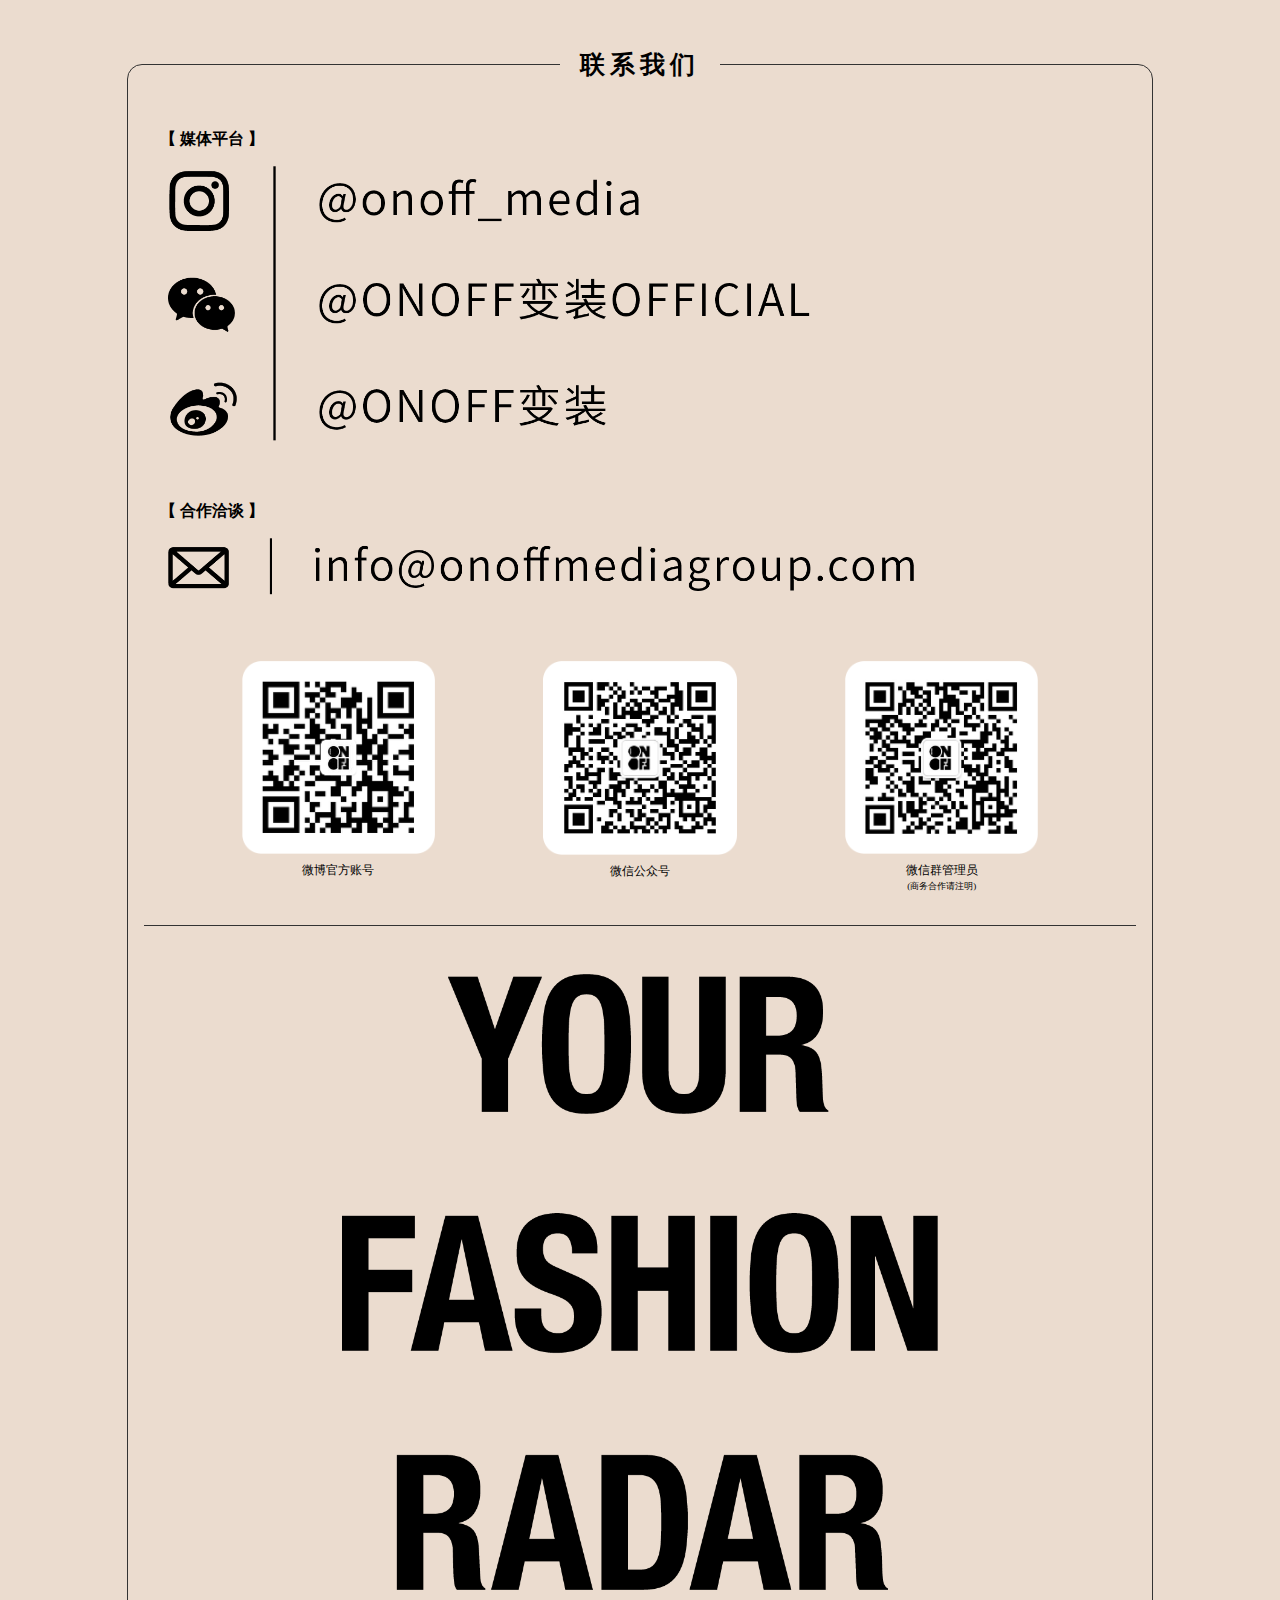
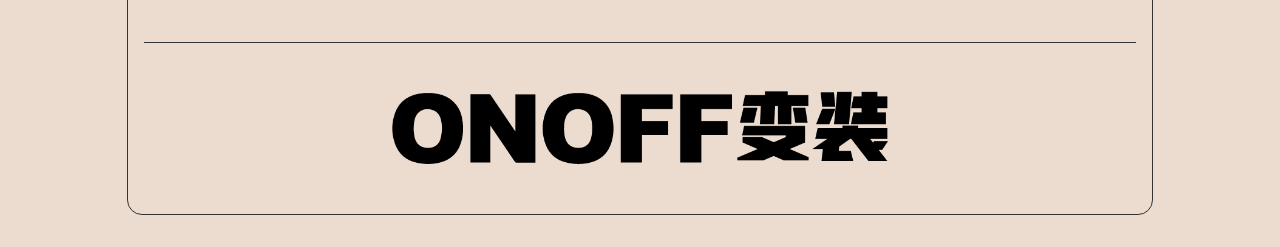
<file: src/main/resources/templates/contact_us.html>
<!DOCTYPE html>
<html lang="en" xmlns:th="http://www.thymeleaf.org">
<head>
    <meta charset="UTF-8">
    <title>联系我们</title>
    <meta charset="utf-8">
    <meta name="viewport" content="width=device-width,minimum-scale=1.0,maximum-scale=1.0,user-scalable=no">
    <link rel="stylesheet" type="text/css" href="../static/css/contact_us.css"
          th:href="@{../static/css/contact_us.css}">
</head>
<body style="background-color: #ebdccf;background-size: 100%;">
<div id="div_1">
    <div>
        <span>联系我们</span>
    </div>
    <div class="main">
        <span>【 媒体平台 】</span>
        <img id="img1" src="../static/images/contact2.png"
             th:src="@{../static/images/contact2.png}">
    </div>
    <div class="main">
        <span>【 合作洽谈 】</span>
        <img id="img2" src="../static/images/contact1.png"
             th:src="@{../static/images/contact1.png}">
    </div>
    <div>
        <div>
            <img  src="../static/images/microblog.png"
                  th:src="@{../static/images/microblog.png}">
            <span>微博官方账号</span>
        </div>
        <div>
            <img  src="../static/images/tencent.png"
                  th:src="@{../static/images/tencent.png}">
            <span>微信公众号</span>
        </div>
        <div>
            <img  src="../static/images/service.png"
                  th:src="@{../static/images/service.png}">
            <span>微信群管理员<br/><div id="span_business">(商务合作请注明)</div></span>
        </div>
    </div>
    <div>
        <div>

            <img  src="../static/images/img_bom.png"
                  th:src="@{../static/images/img_bom.png}">
        </div>
        <div>
            <img  src="../static/images/img_bom2.png"
                  th:src="@{../static/images/img_bom2.png}">
        </div>
    </div>
</div>
<div style="height: 2rem">
</div>
</body>
</html>
</file>
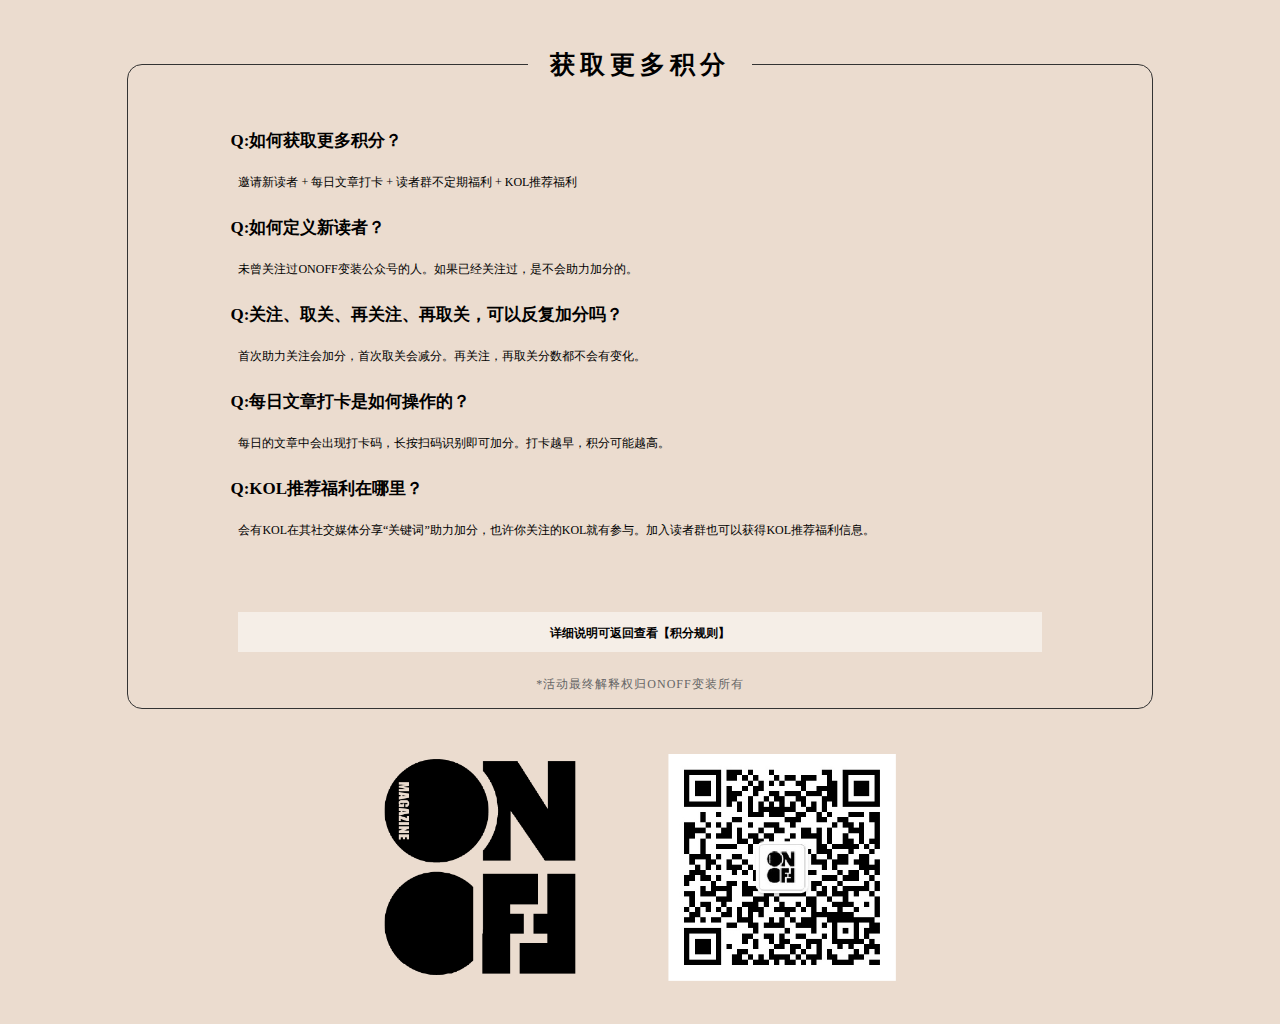
<file: src/main/resources/templates/explain.html>
<!DOCTYPE html>
<html lang="en" xmlns:th="http://www.thymeleaf.org">
<head>
    <meta charset="UTF-8">
    <title>获取更多积分</title>
    <meta charset="utf-8">
    <meta name="viewport" content="width=device-width,minimum-scale=1.0,maximum-scale=1.0,user-scalable=no">
    <link rel="stylesheet" type="text/css" href="../static/css/explain.css" th:href="@{../static/css/explain.css}">
</head>
<body style="background-color: #ebdccf;background-size: 100%;">
<div id="div_1">
    <div>
        <span>获取更多积分</span>
    </div>
    <div>
        <span>Q:如何获取更多积分？</span>
        <div>
            <p>邀请新读者 + 每日文章打卡 + 读者群不定期福利 + KOL推荐福利</p>
        </div>
        <span>Q:如何定义新读者？</span>
        <div>
            <p>未曾关注过ONOFF变装公众号的人。如果已经关注过，是不会助力加分的。</p>
        </div>
        <span>Q:关注、取关、再关注、再取关，可以反复加分吗？</span>
        <div>
            <p>首次助力关注会加分，首次取关会减分。再关注，再取关分数都不会有变化。
        </div>
        <span>Q:每日文章打卡是如何操作的？</span>
        <div>
            <p>每日的文章中会出现打卡码，长按扫码识别即可加分。打卡越早，积分可能越高。
        </div>
        <span>Q:KOL推荐福利在哪里？</span>
        <div>
            <p>会有KOL在其社交媒体分享“关键词”助力加分，也许你关注的KOL就有参与。加入读者群也可以获得KOL推荐福利信息。</p>
        </div>
        <div style="height: 1.5rem"></div>
        <div id="div_shuo">
            <span>详细说明可返回查看【积分规则】</span>
        </div>
        <div id="div_bot">
            <span>*活动最终解释权归ONOFF变装所有</span>
        </div>
    </div>
</div>
<div id="div_bottom">
    <div>
        <img src="../static/images/logn_qr.png"
             th:src="@{../static/images/logn_qr.png}">
    </div>
</div>
</body>
</html>
</file>
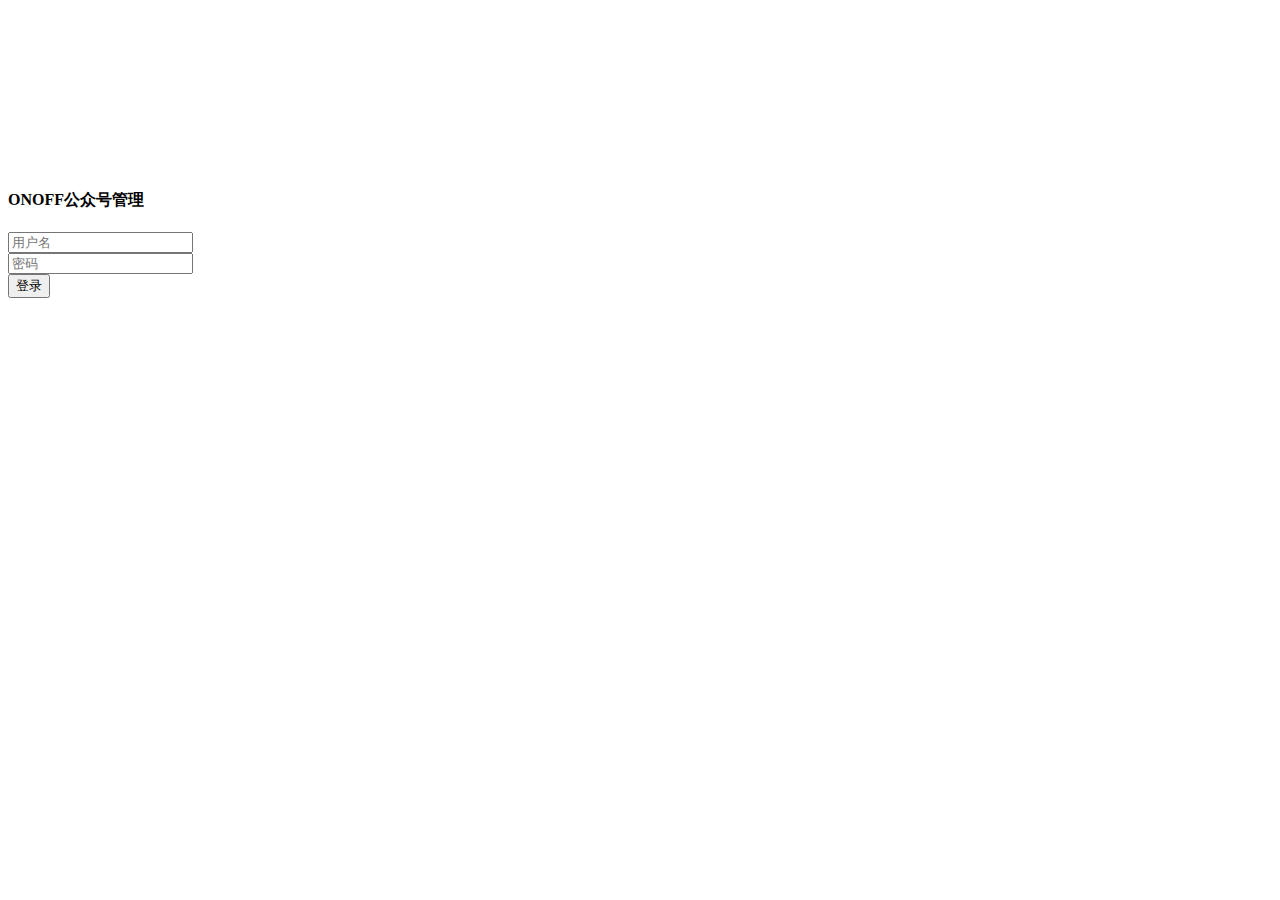
<file: src/main/resources/templates/login.html>
<!DOCTYPE html>
<html lang="en" xmlns:th="http://www.thymeleaf.org">
<head>
    <meta charset="UTF-8">
    <title>ONOFF公众号管理后台</title>
    <link rel="stylesheet" href="https://cdn.jsdelivr.net/npm/bootstrap@4.5.0/dist/css/bootstrap.min.css"
          integrity="sha384-9aIt2nRpC12Uk9gS9baDl411NQApFmC26EwAOH8WgZl5MYYxFfc+NcPb1dKGj7Sk" crossorigin="anonymous">
<body>
<div class="modal-dialog container-fluid" style="margin-top: 15%;">
    <div class="modal-content h-75 shadow p-3 mb-5 bg-white rounded container-fluid">
        <div class="container-fluid "style="margin-bottom: 20px">
            <h4 class="modal-title text-center" id="myModalLabel">ONOFF公众号管理</h4>
        </div>
        <p style="color:black" th:text="${msg}" th:if="${not #strings.isEmpty(msg)}"></p>
        <form th:action="@{/login/verify}" method="post">
            <div class="form-group container-fluid">
                <input type="text" name="account" placeholder="用户名" class="form-control form-control-lg" required="required"/></div>
            <div class="form-group container-fluid">
                <input type="password" name="passWord" placeholder="密码" class="form-control form-control-lg" required="required"/>
            </div>
            <button type="submit" class="btn btn-primary float-right">登录</button>
        </form>
    </div><!-- /.modal-content -->
</div><!-- /.modal -->
</body>
</html>
</file>
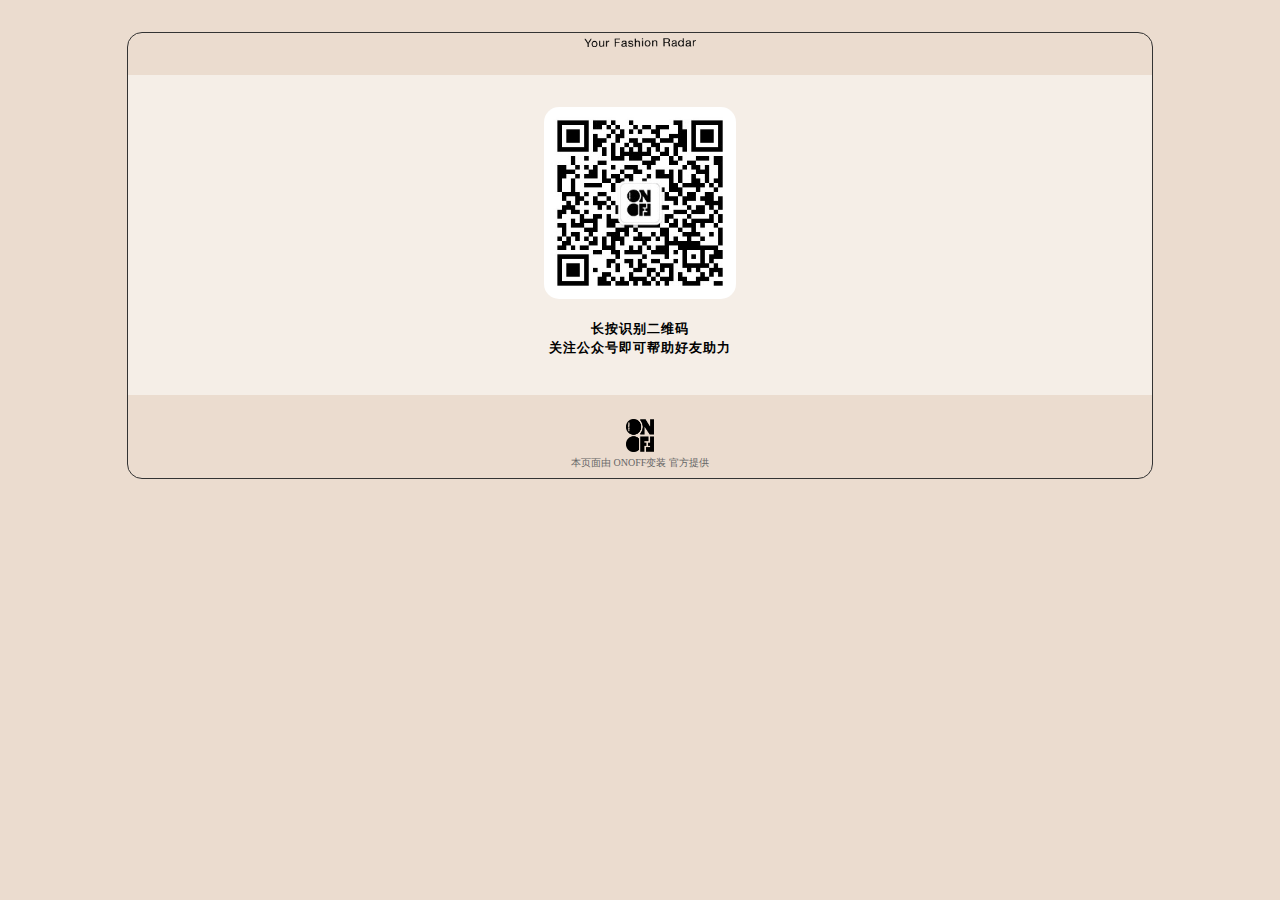
<file: src/main/resources/templates/middle.html>
<!DOCTYPE html>
<html lang="en" xmlns:th="http://www.thymeleaf.org">
<head>
    <meta charset="UTF-8">
    <meta charset="utf-8">
    <meta name="viewport" content="width=device-width,minimum-scale=1.0,maximum-scale=1.0,user-scalable=no">
    <title>ONOFF官方提供</title>
    <link rel="stylesheet" type="text/css" href="../static/css/middle.css" th:href="@{../static/css/middle.css}">
</head>
<body style="background-color: #ebdccf;background-size: 100%;">
<div>
    <img id="img_1" th:src="@{../static/images/radar.png}" src="../static/images/radar.png" alt="Paris">
    <div>
        <img th:src="@{../static/images/qr.jpg}" src="../static/images/qr.jpg" alt="Paris">
        <h5>长按识别二维码<br/>关注公众号即可帮助好友助力</h5>
    </div>
    <img id="img_2" th:src="@{../static/images/logo.png}" src="../static/images/logo.png">
    <p>本页面由 ONOFF变装 官方提供</p>
</div>
</body>
</html>
</file>
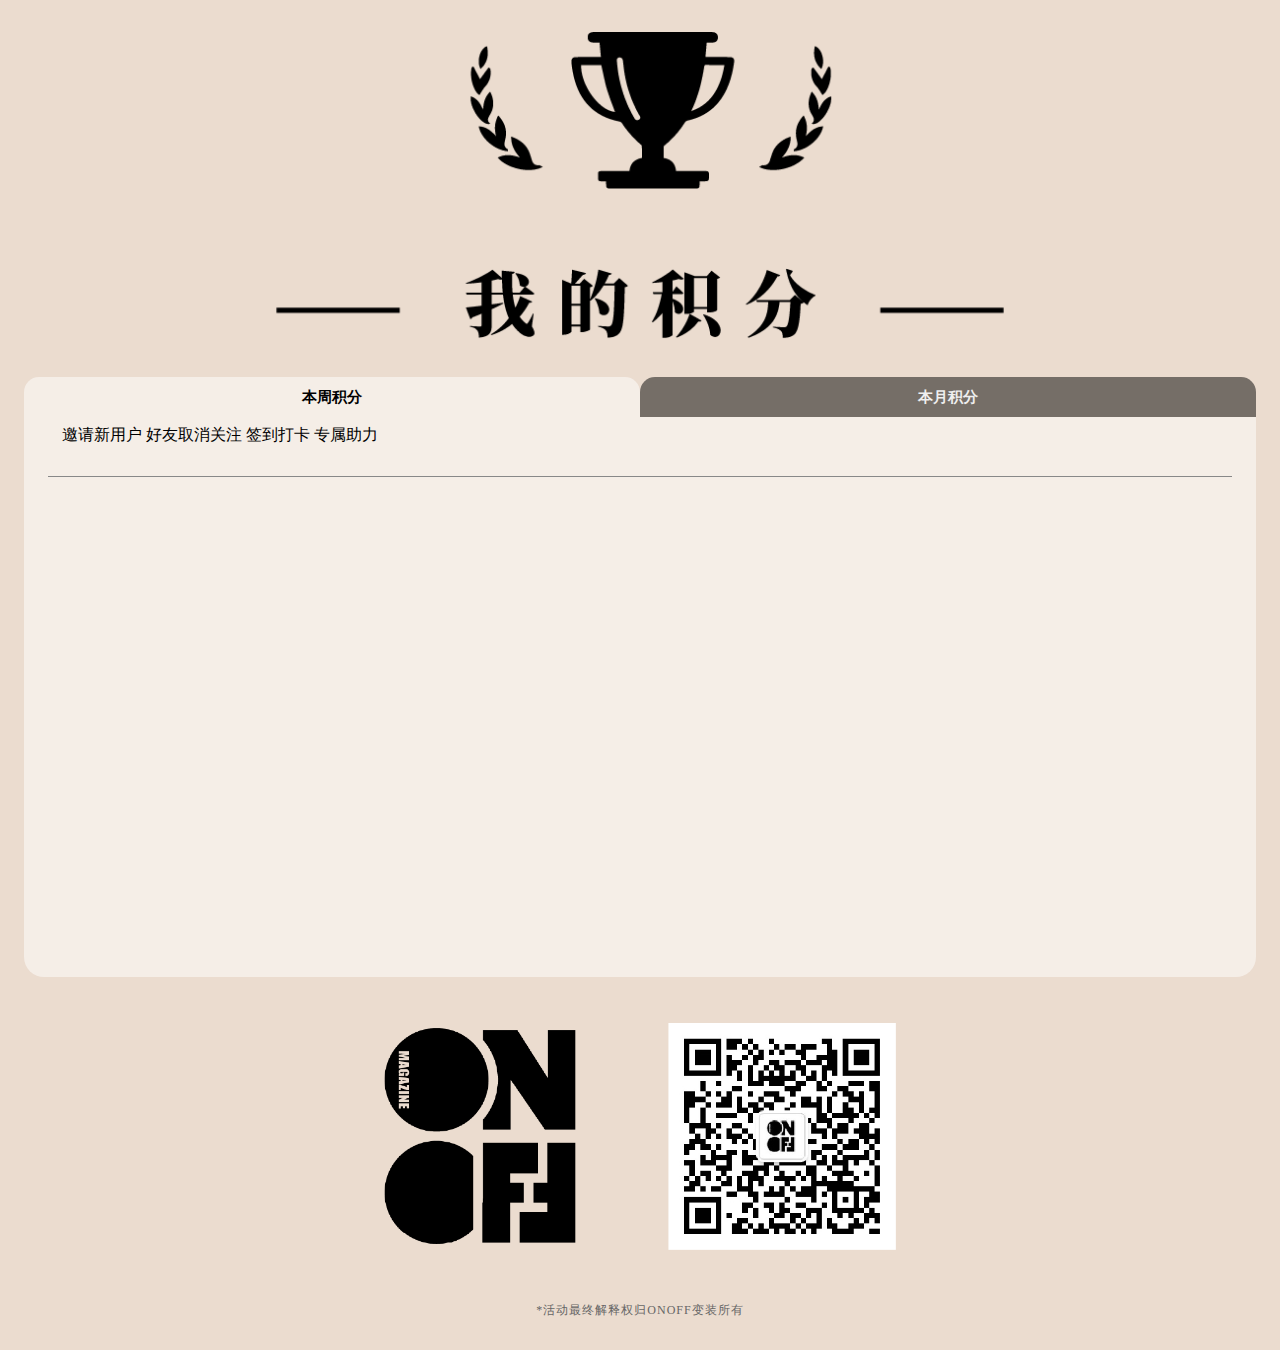
<file: src/main/resources/templates/record.html>
<!DOCTYPE html>
<html lang="en" xmlns:th="http://www.thymeleaf.org">
<head>
    <meta charset="UTF-8">
    <meta name="referrer" content="never">
    <meta name="viewport" content="width=device-width,minimum-scale=1.0,maximum-scale=1.0,user-scalable=no">
    <title>积分记录</title>
    <link rel="stylesheet" type="text/css" href="../static/css/record.css" th:href="@{../static/css/record.css}">
    <link rel="stylesheet" href="https://cdn.jsdelivr.net/npm/bootstrap@4.5.0/dist/css/bootstrap.min.css"
          integrity="sha384-9aIt2nRpC12Uk9gS9baDl411NQApFmC26EwAOH8WgZl5MYYxFfc+NcPb1dKGj7Sk" crossorigin="anonymous">
    <script src="https://cdn.jsdelivr.net/npm/jquery@3.5.1/dist/jquery.slim.min.js"
            integrity="sha384-DfXdz2htPH0lsSSs5nCTpuj/zy4C+OGpamoFVy38MVBnE+IbbVYUew+OrCXaRkfj"
            crossorigin="anonymous"></script>
    <script src="https://cdn.jsdelivr.net/npm/popper.js@1.16.0/dist/umd/popper.min.js"
            integrity="sha384-Q6E9RHvbIyZFJoft+2mJbHaEWldlvI9IOYy5n3zV9zzTtmI3UksdQRVvoxMfooAo"
            crossorigin="anonymous"></script>
    <script src="https://cdn.jsdelivr.net/npm/bootstrap@4.5.0/dist/js/bootstrap.min.js"
            integrity="sha384-OgVRvuATP1z7JjHLkuOU7Xw704+h835Lr+6QL9UvYjZE3Ipu6Tp75j7Bh/kR0JKI"
            crossorigin="anonymous"></script>
    <script src="../static/jquery/jquery-3.2.1.min.js"
            th:src="@{../static/jquery/jquery-3.2.1.min.js}"></script>
    <script th:src="@{../static/js/record.js}" src="../static/js/record.js"></script>
</head>
<body style="background-color: #ebdccf;background-size: 100%;">
<div id="img_postion">
    <img id="img_2" src="../static/images/record_trophy.png" th:src="@{../static/images/record_trophy.png}">
</div>
<div id="sup-top"><div id="week_list"><span>本周积分</span></div><div id="month_list"><span>本月积分</span></div></div>
<div class="sup-sup">
    <div>
        <div class="div_week" th:if="${weekRecord!=null}" th:each="r,iterStat:${weekRecord}">
            <div class="div_11">
                <span th:if="${r.getSource()==1}">邀请新用户</span>
                <span th:if="${r.getSource()==2}">好友取消关注</span>
                <span th:if="${r.getSource()==3}">签到打卡</span>
                <span th:if="${r.getSource()==4}">专属助力</span>
                <br/>
                <span class="span_time" th:text="${r.getTime()}"></span>
            </div>
            <div>
                <span class="span_record" th:text="${r.getRecord()>0?'+'+r.getRecord():r.getRecord()}"></span>
            </div>
        </div>
        <div class="div_month" th:if="${Record!=null}" th:each="r,iterStat:${Record}">
            <div class="div_11">
                <span th:if="${r.getSource()==1}">邀请新用户</span>
                <span th:if="${r.getSource()==2}">好友取消关注</span>
                <span th:if="${r.getSource()==3}">签到打卡</span>
                <span th:if="${r.getSource()==4}">专属助力</span>
                <br/>
                <span class="span_time" th:text="${r.getTime()}"></span>
            </div>
            <div>
                <span class="span_record" th:text="${r.getRecord()>0?'+'+r.getRecord():r.getRecord()}"></span>
            </div>
        </div>
        <img src="../static/images/remind.png"/>
    </div>
    <div>
        <span id="span_weeksum" th:text="总积分 +${weeksum}"></span>
        <span id="span_sum" th:text="总积分 +${sum}"></span>
    </div>
</div>
<div id="div_bottom">
    <div>
        <img src="../static/images/logn_qr.png"
             th:src="@{../static/images/logn_qr.png}">
    </div>
</div>
<div id="div_bot">
    <span>*活动最终解释权归ONOFF变装所有</span>
</div>
</body>
</html>
</file>
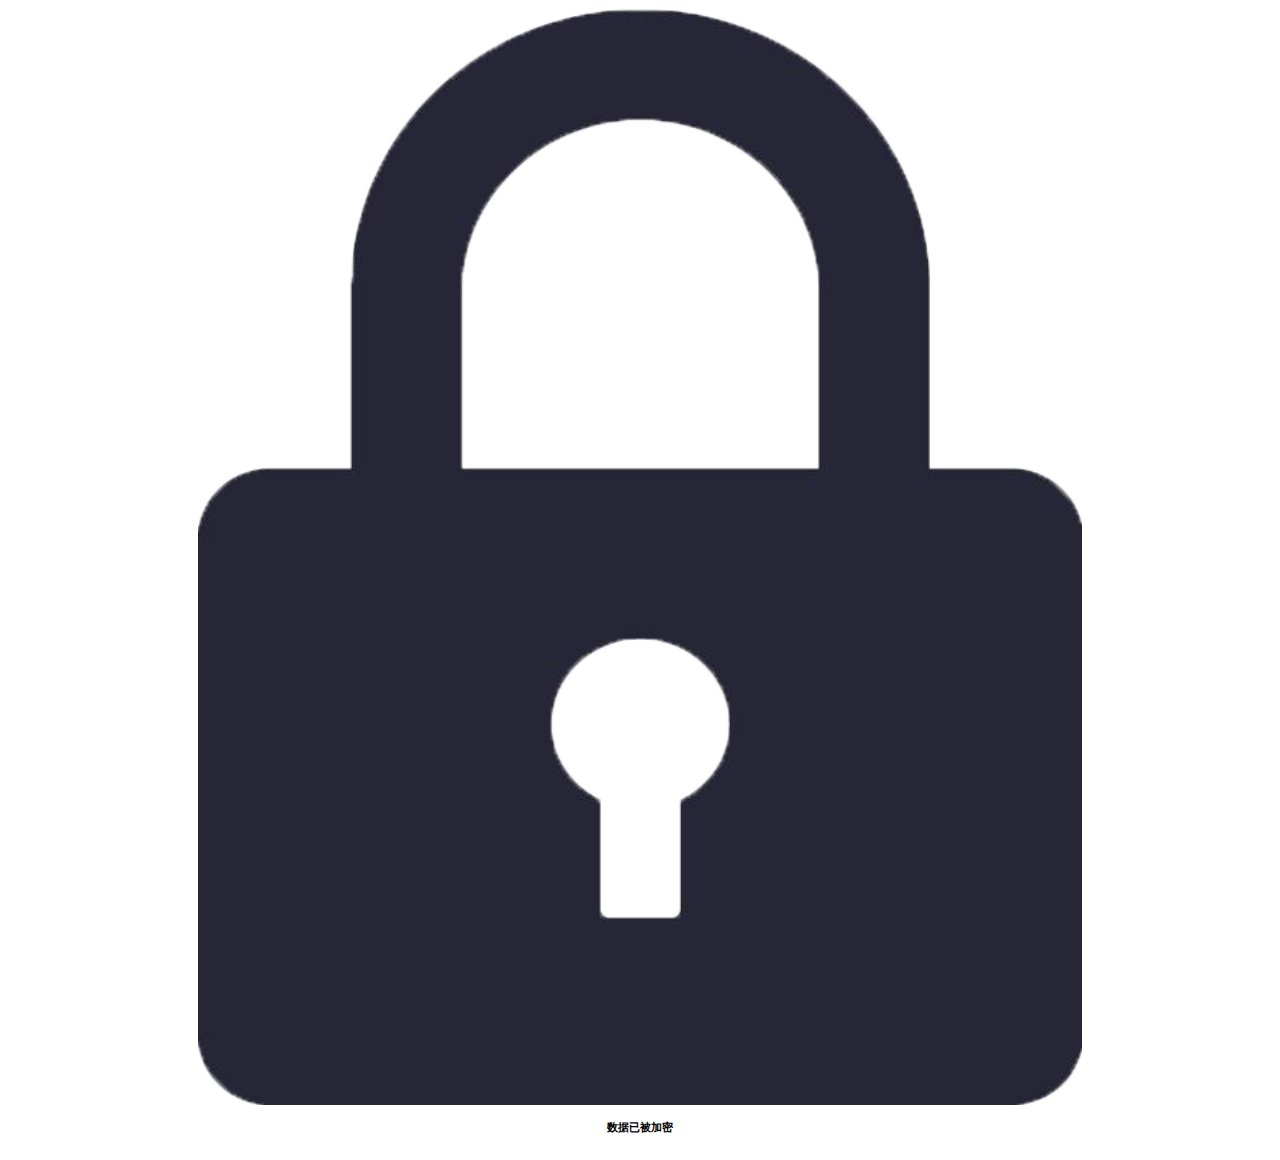
<file: src/main/resources/templates/remind.html>
<!DOCTYPE html>
<html lang="en" xmlns:th="http://www.thymeleaf.org">
<head>
    <meta charset="UTF-8">
    <title>ONOFF官方提供</title>
    <meta name="viewport" content="width=device-width,minimum-scale=1.0,maximum-scale=1.0,user-scalable=no">
    <style>
        img {
            display: block;
            margin: 0 auto;
        }
    </style>
</head>
<body>
<img th:src="@{../static/images/timg.png}" src="../static/images/timg.png" alt="Paris" style="width:70%;">
<h6 style="margin-top: 1rem;text-align:center">数据已被加密</h6>
</body>
</html>
</file>
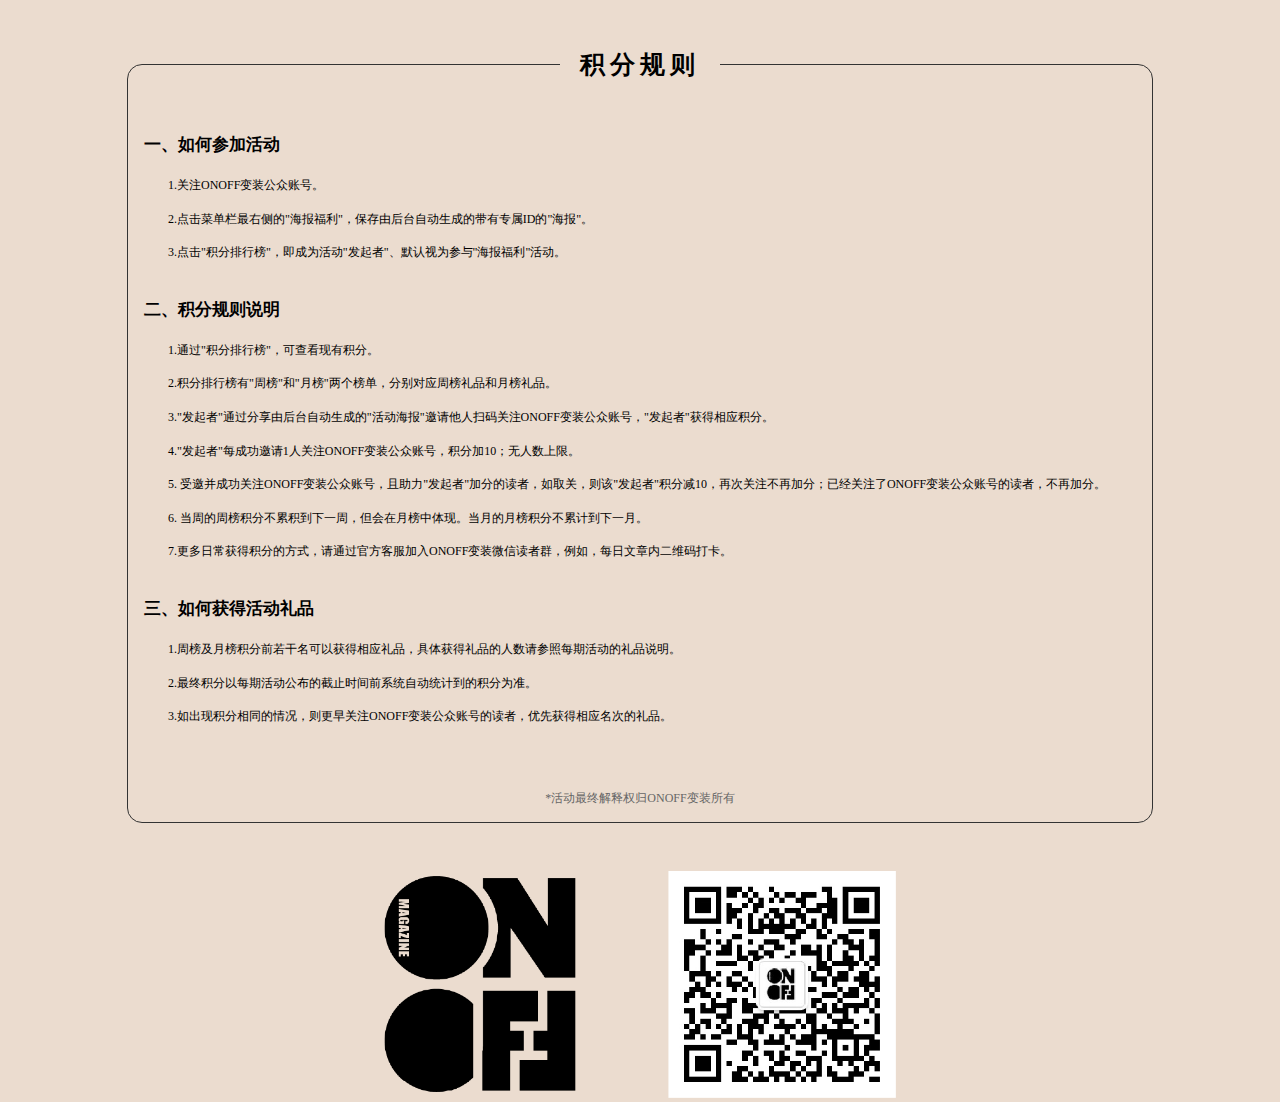
<file: src/main/resources/templates/rule.html>
<!DOCTYPE html>
<html lang="en" xmlns:th="http://www.thymeleaf.org">
<head>
    <title>积分规则</title>
    <meta charset="utf-8">
    <meta name="referrer" content="never">
    <meta name="viewport" content="width=device-width,minimum-scale=1.0,maximum-scale=1.0,user-scalable=no">
    <link rel="stylesheet" type="text/css" href="../static/css/rule.css" th:href="@{../static/css/rule.css}">
</head>
<body style="background-color: #ebdccf;background-size: 100%;">
<div id="div_1">
    <div>
        <span>积分规则</span>
    </div>
    <div>
        <span>一、如何参加活动</span>
        <div>
            <p>1.关注ONOFF变装公众账号。</p>
            <div></div>
            <p>2.点击菜单栏最右侧的"海报福利"，保存由后台自动生成的带有专属ID的"海报"。</p>
            <div></div>
            <p>3.点击"积分排行榜"，即成为活动"发起者"、默认视为参与"海报福利"活动。</p>
        </div>
        <span>二、积分规则说明</span>
        <div>
            <p>1.通过"积分排行榜"，可查看现有积分。</p>
            <div></div>
            <p>2.积分排行榜有"周榜"和"月榜"两个榜单，分别对应周榜礼品和月榜礼品。</p>
            <div></div>
            <p>3."发起者"通过分享由后台自动生成的"活动海报"邀请他人扫码关注ONOFF变装公众账号，"发起者"获得相应积分。</p>
            <div></div>
            <p>4."发起者"每成功邀请1人关注ONOFF变装公众账号，积分加10；无人数上限。</p>
            <div></div>
            <p>5. 受邀并成功关注ONOFF变装公众账号，且助力"发起者"加分的读者，如取关，则该"发起者"积分减10，再次关注不再加分；已经关注了ONOFF变装公众账号的读者，不再加分。</p>
            <div></div>
            <p>6. 当周的周榜积分不累积到下一周，但会在月榜中体现。当月的月榜积分不累计到下一月。</p>
            <div></div>
            <p>7.更多日常获得积分的方式，请通过官方客服加入ONOFF变装微信读者群，例如，每日文章内二维码打卡。</p>
        </div>
        <span>三、如何获得活动礼品</span>
        <div>
            <p>1.周榜及月榜积分前若干名可以获得相应礼品，具体获得礼品的人数请参照每期活动的礼品说明。</p>
            <div></div>
            <p>2.最终积分以每期活动公布的截止时间前系统自动统计到的积分为准。</p>
            <div></div>
            <p>3.如出现积分相同的情况，则更早关注ONOFF变装公众账号的读者，优先获得相应名次的礼品。</p>
        </div>
        <div id="div_bot">
            <span>*活动最终解释权归ONOFF变装所有</span>
        </div>
    </div>
</div>
<div id="div_bottom">
    <div>
        <img src="../static/images/logn_qr.png"
             th:src="@{../static/images/logn_qr.png}">
    </div>
</div>
</body>
</html>
</file>
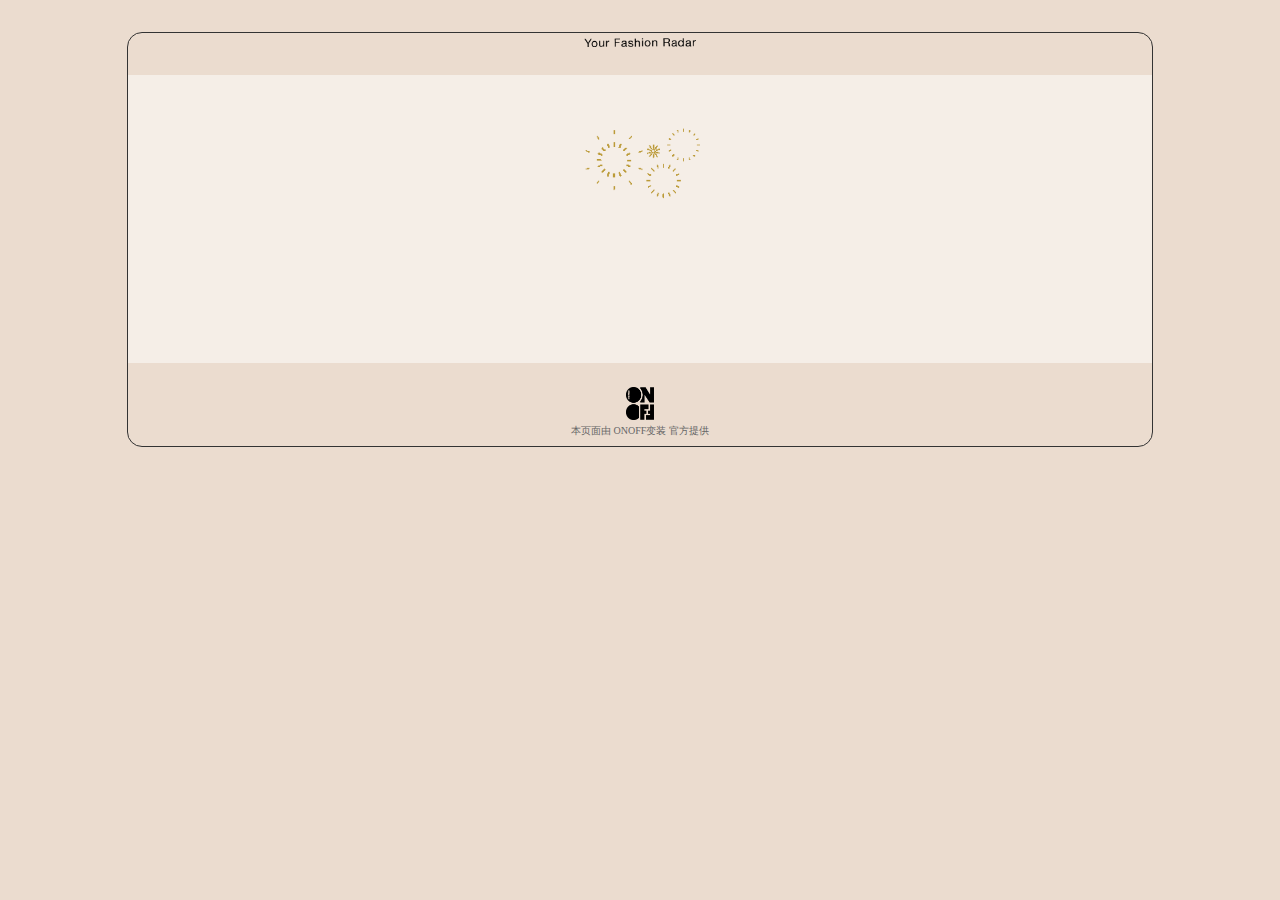
<file: src/main/resources/templates/sign_in.html>
<!DOCTYPE html>
<html lang="en" xmlns:th="http://www.thymeleaf.org">
<head>
    <meta charset="UTF-8">
    <title>ONOFF打卡</title>
    <meta name="referrer" content="never">
    <meta name="viewport" content="width=device-width,minimum-scale=1.0,maximum-scale=1.0,user-scalable=no">
    <link rel="stylesheet" type="text/css" href="../static/css/sign.css" th:href="@{../static/css/sign.css}">
    <script src="../static/jquery/jquery-3.2.1.min.js"
            th:src="@{../static/jquery/jquery-3.2.1.min.js}"></script>
    <script th:src="@{../static/js/sign.js}" src="../static/js/sign.js"></script>
</head>
<body style="background-color: #ebdccf;background-size: 100%;">
<div>
    <img id="img_1" th:src="@{../static/images/radar.png}" src="../static/images/radar.png" alt="Paris">
    <div>
        <span class="hh" th:text="${msg}"></span>
    </div>
    <img id="img_2" th:src="@{../static/images/logo.png}" src="../static/images/logo.png">
    <p>本页面由 ONOFF变装 官方提供</p>
</div>
<div>
    <img id="img_img" th:src="@{../static/images/2.gif}" src="../static/images/2.gif">
</div>
</body>
</html>
</file>
